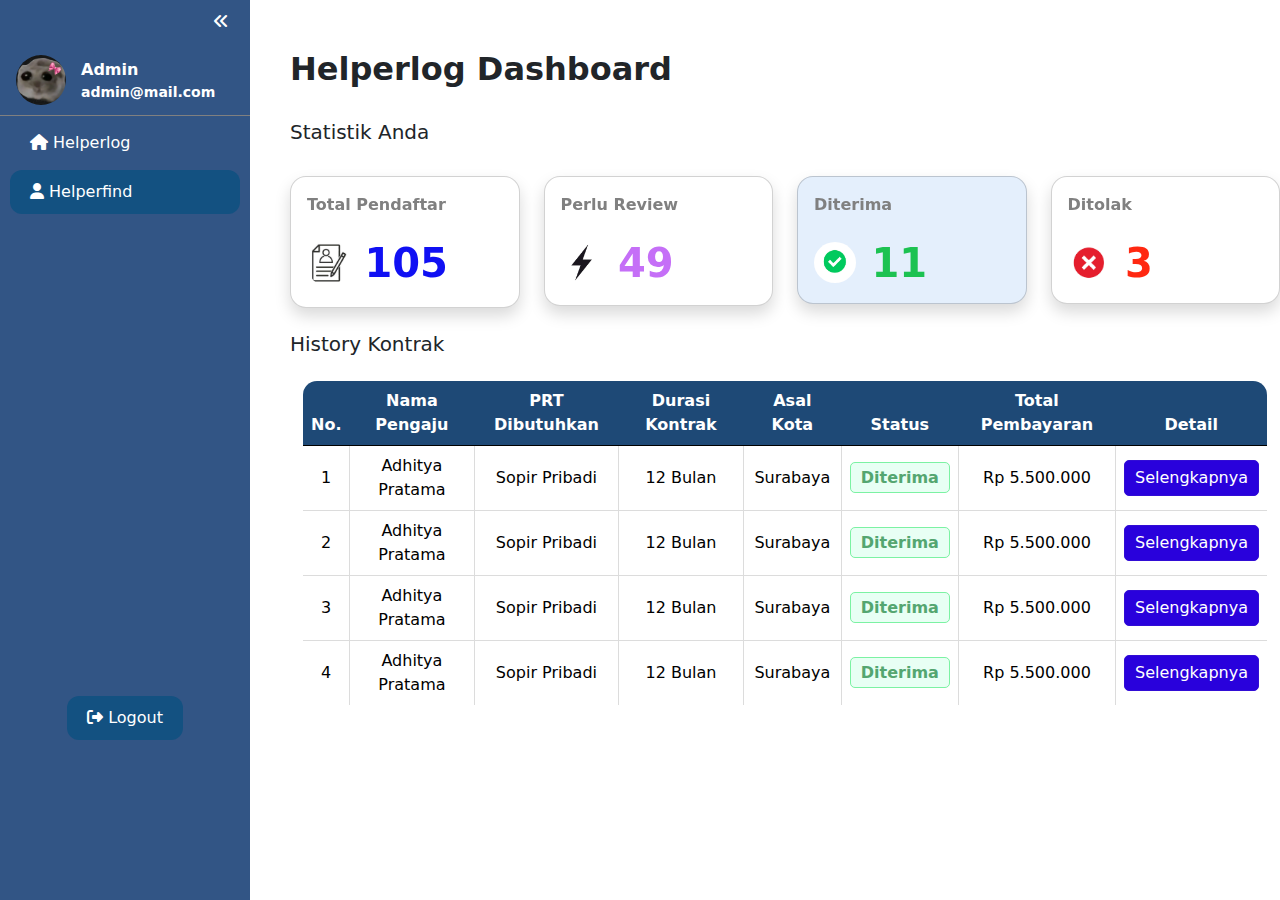
<file: week 4/index.html>
<!DOCTYPE html>
<html lang="id">
<head>
    <meta charset="UTF-8">
    <meta name="viewport" content="width=device-width, initial-scale=1">
    <title>Sidebar Bootstrap</title>
    <link rel="stylesheet" href="edit.css">
    <link href="https://cdn.jsdelivr.net/npm/bootstrap@5.3.0/dist/css/bootstrap.min.css" rel="stylesheet">
    <link rel="stylesheet" href="https://cdnjs.cloudflare.com/ajax/libs/font-awesome/6.4.2/css/all.min.css">
    <link href="https://fonts.googleapis.com/css2?family=Poppins:wght@400;700&display=swap" rel="stylesheet">
</head>
<style>
   .custom-table {
        border-radius: 15px;
        overflow: hidden;
        border: 1px solid black;
        
    }

    .custom-table td {
        vertical-align: middle;
        border: 1px solid #dcdcdc;
    }
    .custom-table th {
        background-color: #1E4976;
        color: white;
        text-align: center;
    }
  
    .badge-accepted {
        background-color: #E8FFF4;
        color: #54a670;
        border: 1px solid #7cf2a3;
        padding: 5px 10px;
        border-radius: 5px;
        font-weight: bold;
    }
    .btn-detail {
        background-color: #2901dc;
        color: white;
        border: 1px solid #320dd5;
        padding: 5px 10px;
        border-radius: 5px;
    }
    
</style>
<body>
<input type="checkbox" id="toggleSidebarCheckbox" class="toggle-checkbox">
<div id="sidebar" class="sidebar">
    <div>
        <label for="toggleSidebarCheckbox" class="btn toggle-btn close-btn">
            <i class="fa fa-angle-double-left" style="color: white;"></i> 
        </label>

        <!-- kotak kotak  -->
        <div class="logo">
            <img src="hamstre.png" class="profile-img">
            <div class="profile-info">
                <span class="profile-text">Admin</span>
                <span class="profile-email">admin@mail.com</span> 
            </div>
        </div>
        <a href="#"><i class="fa fa-home"></i> Helperlog</a>
        <a href="#"class="active"><i class="fa fa-user"></i> Helperfind</a>
    </div>
    <a href="#" class="text-white, active" style="align-self: center; margin-bottom: 160px;"><i class="fa fa-sign-out-alt"></i> Logout</a>
</div>
<!-- Buka Sidebar -->
<label for="toggleSidebarCheckbox" class="btn toggle-btn open-btn">
    <i class="fa fa-bars"></i> 
</label>

<div class="content">
    <h2><b>Helperlog Dashboard</b></h2>
    <br>
    <h5>Statistik Anda</h5>
    <br>
    <div class="row">
    <div class="col-md-3">
        <div class="card bg-white shadow rounded-4">
            <div class="text-left fw-bold p-3" style="color: grey;">Total Pendaftar</div>
            <div class="logo ps-3">
                <img src="pendaftar.png" alt="Image" class="rounded-circle img-logo" style="max-width: 20%; height: auto; margin-bottom: 20px; margin-right: 10px;">
                <span class="fs-1 fw-bold" style="color: #1010f3;;">105</span>
            </div>
        </div>
    </div>    

    <div class="col-md-3">
        <div class="card bg-white shadow rounded-4">
            <div class="text-left fw-bold p-3" style="color: grey;">Perlu Review </div>
            <div class="logo ps-3">
                <img src="listrik.png" alt="Image" class="rounded-circle img-logo" style="max-width: 20%; height: auto; margin-bottom: 20px; margin-right: 10px;">
                <span class="fs-1 fw-bold" style="color: #c56ff7;;">49</span>
            </div>
        </div>
    </div> 

    <div class="col-md-3">
        <div class="card shadow rounded-4" style="background-color: #e4effc;"> 
            <div class="text-left fw-bold p-3" style="color: grey;">Diterima </div>
            <div class="logo ps-3">
                <img src="centang.png" alt="Image" class="rounded-circle img-logo" style="max-width: 20%; height: auto; margin-bottom: 20px; margin-right: 10px;">
                <span class="fs-1 fw-bold" style="color: #1cc251;;">11</span>
            </div>
        </div>
    </div> 

    <div class="col-md-3">
        <div class="card shadow rounded-4"> 
            <div class="text-left fw-bold p-3" style="color: grey;">Ditolak </div>
            <div class="logo ps-3">
                <img src="silang.png" alt="Image" class="rounded-circle img-logo" style="max-width: 20%; height: auto; margin-bottom: 20px; margin-right: 10px;">
                <span class="fs-1 fw-bold" style="color: #ff2811;;">3</span>
            </div>
        </div>
    </div> 
</div>  
    <br>
    <!-- tabell -->
    <h5>History Kontrak</h5>
    <div class="container mt-4">
        <div class="table-responsive">
            <table class="table custom-table">
                <thead>
                    <tr class>
                        <th>No.</th>
                        <th>Nama Pengaju</th>
                        <th>PRT Dibutuhkan</th>
                        <th>Durasi Kontrak</th>
                        <th>Asal Kota</th>
                        <th>Status</th>
                        <th>Total Pembayaran</th>
                        <th>Detail</th>
                    </tr>
                </thead>
                <tbody>
                    <tr>
                        <td class="text-center">1</td>
                        <td class="text-center">Adhitya Pratama</td>
                        <td class="text-center">Sopir Pribadi</td>
                        <td class="text-center">12 Bulan</td>
                        <td class="text-center">Surabaya</td>
                        <td class="text-center"><span class="badge-accepted">Diterima</span></td>
                        <td class="text-center">Rp 5.500.000</td>
                        <td class="text-center"><button class="btn-detail">Selengkapnya</button></td>
                    </tr>
                    <tr>
                        <td class="text-center">2</td>
                        <td class="text-center">Adhitya Pratama</td>
                        <td class="text-center">Sopir Pribadi</td>
                        <td class="text-center">12 Bulan</td>
                        <td class="text-center">Surabaya</td>
                        <td class="text-center"><span class="badge-accepted">Diterima</span></td>
                        <td class="text-center">Rp 5.500.000</td>
                        <td class="text-center"><button class="btn-detail">Selengkapnya</button></td>
                    </tr>
                    <tr>
                        <td class="text-center">3</td>
                        <td class="text-center">Adhitya Pratama</td>
                        <td class="text-center">Sopir Pribadi</td>
                        <td class="text-center">12 Bulan</td>
                        <td class="text-center">Surabaya</td>
                        <td class="text-center"><span class="badge-accepted">Diterima</span></td>
                        <td class="text-center">Rp 5.500.000</td>
                        <td class="text-center"><button class="btn-detail">Selengkapnya</button></td>
                    </tr>
                    <tr>
                        <td class="text-center">4</td>
                        <td class="text-center">Adhitya Pratama</td>
                        <td class="text-center">Sopir Pribadi</td>
                        <td class="text-center">12 Bulan</td>
                        <td class="text-center">Surabaya</td>
                        <td class="text-center"><span class="badge-accepted">Diterima</span></td>
                        <td class="text-center">Rp 5.500.000</td>
                        <td class="text-center"><button class="btn-detail">Selengkapnya</button></td>
                    </tr>
                </tbody>
            </table>
        </div>
    </div>
    
            <br/>
        </div>
</body>
</html>
</file>
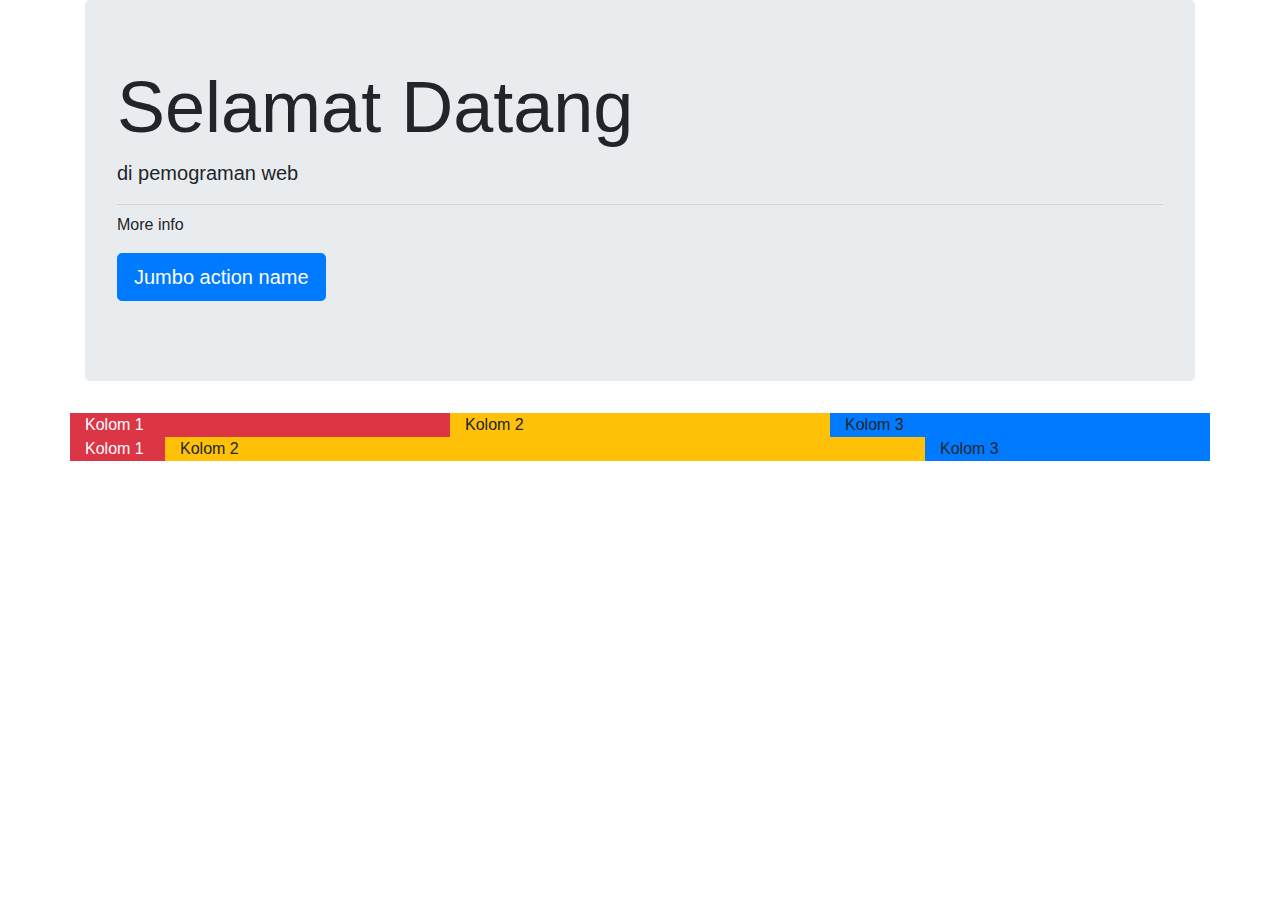
<file: bootstrap.html>
<html>
    <head>
        <title></title>
        <meta name="viewport" content="width=device-width, initial-scale=1">
        <link rel="stylesheet" href="https://cdn.jsdelivr.net/npm/bootstrap@4.6.2/dist/css/bootstrap.min.css">
        <script src="https://cdn.jsdelivr.net/npm/jquery@3.7.1/dist/jquery.slim.min.js"></script>
        <script src="https://cdn.jsdelivr.net/npm/popper.js@1.16.1/dist/umd/popper.min.js"></script>
        <script src="https://cdn.jsdelivr.net/npm/bootstrap@4.6.2/dist/js/bootstrap.bundle.min.js"></script>
    </head>
    <body>
        <div class="container">
            <div class="jumbotron">
                <h1 class="display-3">Selamat Datang</h1>
                <p class="lead">di pemograman web</p>
                <hr class="my-2">
                <p>More info</p>
                <p class="lead">
                    <a class="btn btn-primary btn-lg" href="Jumbo action link" role="button">Jumbo action name</a>
                </p>
            </div>
            <div class="row">
                <div class="col bg-danger text-white">Kolom 1</div>
                <div class="col bg-warning">Kolom 2</div>
                <div class="col bg-primary">Kolom 3</div>
            </div>
            <div class="row">
                <div class="col-1 bg-danger text-white">Kolom 1</div>
                <div class="col-8 bg-warning">Kolom 2</div>
                <div class="row">
                    <div class="col">
                        
                    </div>
                </div>
                <div class="col-3 bg-primary">Kolom 3</div>
        </div>
    </body>
</html>
</file>
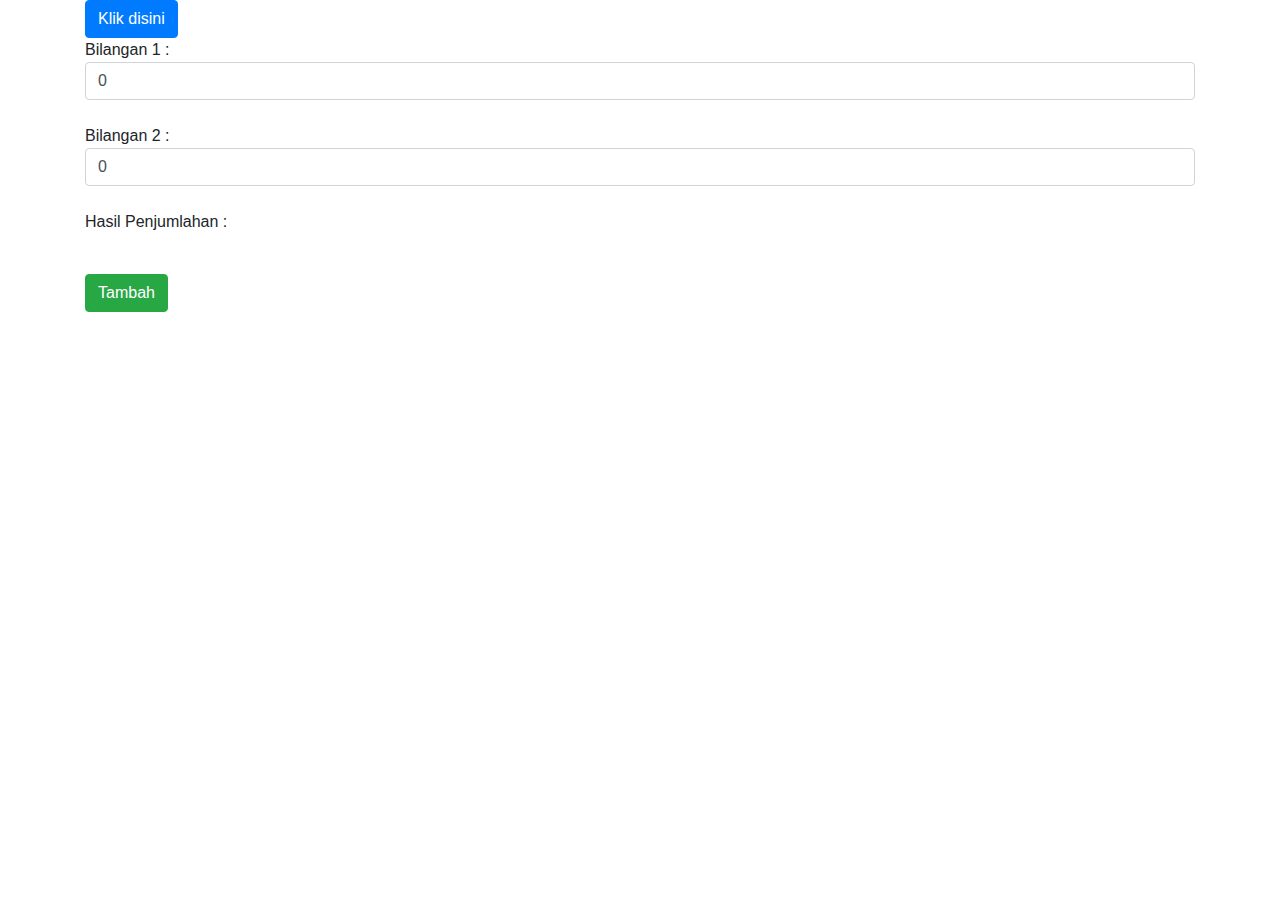
<file: js1.html>
<html>
  <head>
    <title>Kalkulator</title>
    <meta name="viewport" content="width=device-width, initial-scale=1" />
    <link
      rel="stylesheet"
      href="https://cdn.jsdelivr.net/npm/bootstrap@4.6.2/dist/css/bootstrap.min.css"
    />
    <script src="https://cdn.jsdelivr.net/npm/jquery@3.7.1/dist/jquery.slim.min.js"></script>
    <script src="https://cdn.jsdelivr.net/npm/popper.js@1.16.1/dist/umd/popper.min.js"></script>
    <script src="https://cdn.jsdelivr.net/npm/bootstrap@4.6.2/dist/js/bootstrap.bundle.min.js"></script>

    <script>
      function hello() {
        alert("Selamat anda mendapatkan hadiah 1 milyar!");
      }
      function tambah() {
        var bilangan1 = parseFloat(document.getElementById("bil1").value);
        var bilangan2 = parseFloat(document.getElementById("bil2").value);
        var hasil = bilangan1 + bilangan2;
        document.getElementById("hasil").innerHTML = hasil;
      }
    </script>
  </head>

  <body>
    <div class="container">
      <button class="btn btn-primary" onclick="hello();">Klik disini</button>
      <p>
        Bilangan 1 :
        <input type="text" id="bil1" value="0" class="form-control" />
        <br />
        Bilangan 2 :
        <input type="text" id="bil2" value="0" class="form-control" />
        <br />
        Hasil Penjumlahan :
      </p>
      <div id="hasil"></div>
      <br />
      <button class="btn btn-success" onclick="tambah();">Tambah</button>
    </div>
  </body>
</html>
</file>
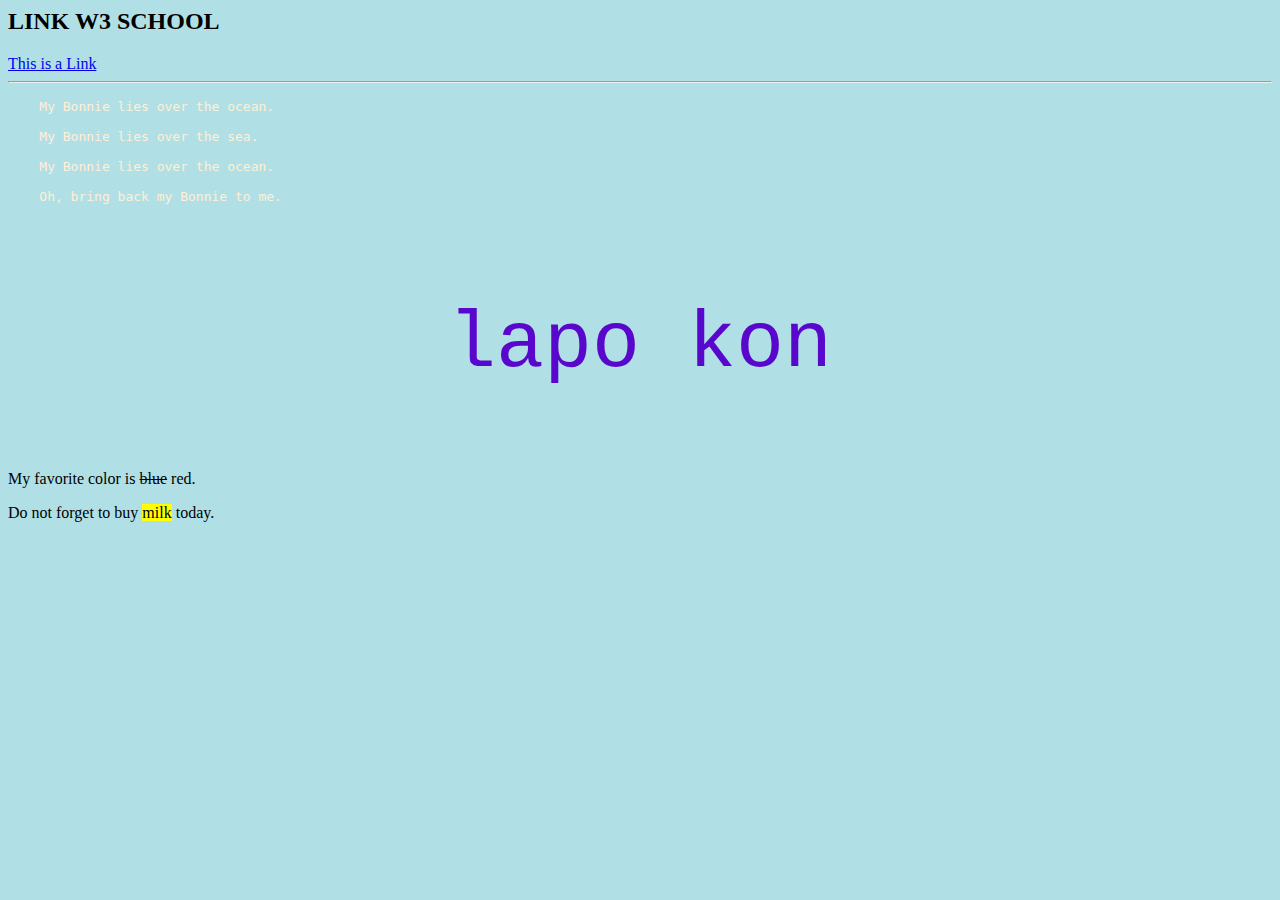
<file: latihan.html>
<html>
<head>
    <title>Natan Del Rey</title>

</head>
<body style="background-color: powderblue;">
    <h2 style="font:size60px;"> LINK W3 SCHOOL </h2>
   <a href="https://www.w3schools.com">This is a Link</a> 
<hr>
<p> 
<pre style="color:papayawhip;">
    My Bonnie lies over the ocean.
 
    My Bonnie lies over the sea.
 
    My Bonnie lies over the ocean.
    
    Oh, bring back my Bonnie to me.
 </pre>
</p>

<p style="font-family:'Courier New', Courier, monospace;color:rgb(89, 7, 205); font-size: 500%;text-align: center;">

lapo kon

</p>
<p>My favorite color is <del>blue</del> red.</p>

<p>Do not forget to buy <mark>milk</mark> today.</p>


</body>


</html>
</file>
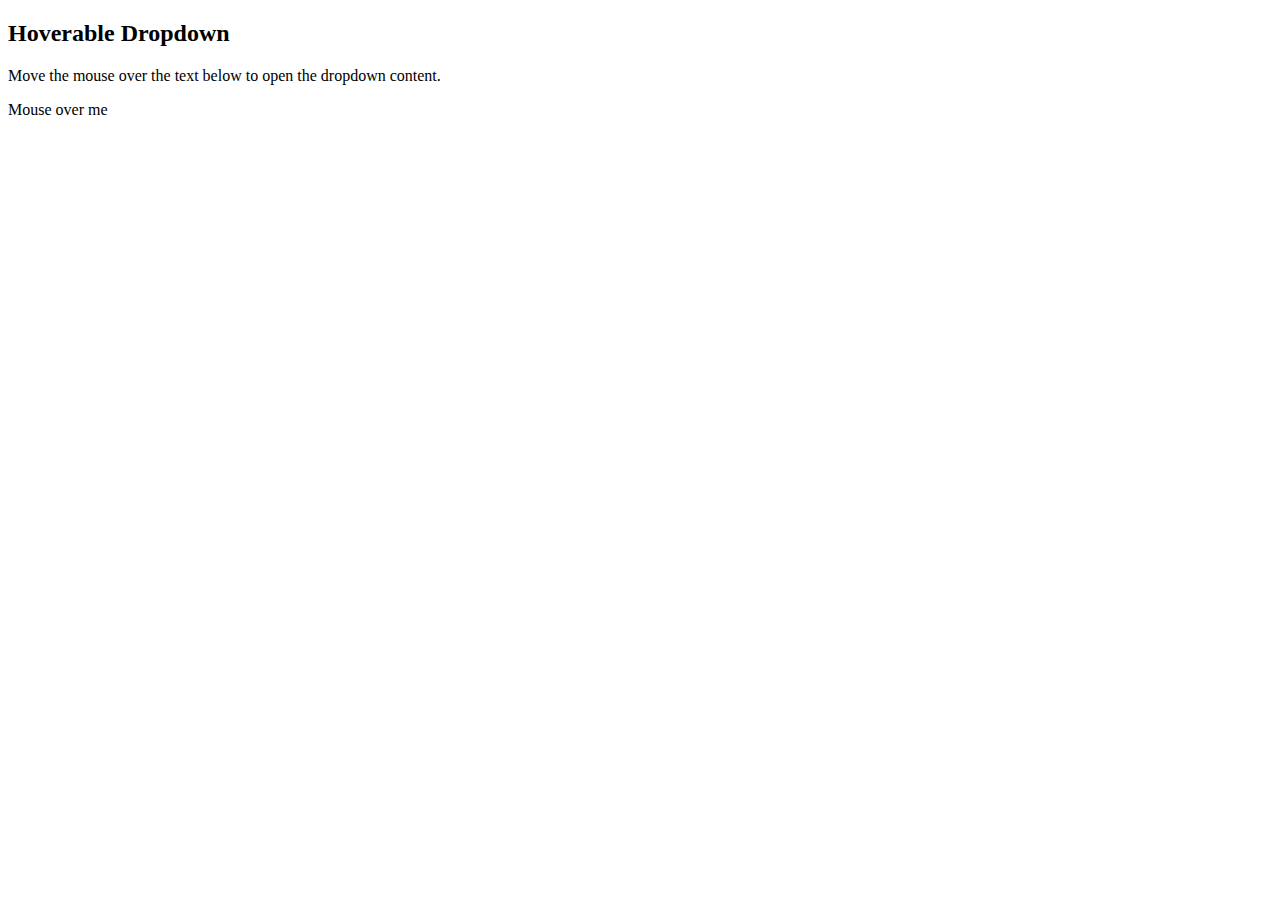
<file: tugas.html>
<!DOCTYPE html>
<html>
<head>
<style>
.dropdown {
  position: relative;
  display: inline-block;
}

.dropdown-content {
  display: none;
  position: absolute;
  background-color: #f9f9f9;
  min-width: 160px;
  box-shadow: 0px 8px 16px 0px rgba(0,0,0,0.2);
  padding: 12px 16px;
  z-index: 1;
}

.dropdown:hover .dropdown-content {
  display: block;
}
</style>
</head>
<body>

<h2>Hoverable Dropdown</h2>
<p>Move the mouse over the text below to open the dropdown content.</p>

<div class="dropdown">
  <span>Mouse over me</span>
  <div class="dropdown-content">
  <p>Hello World!</p>
  </div>
</div>

</body>
</html>
</file>
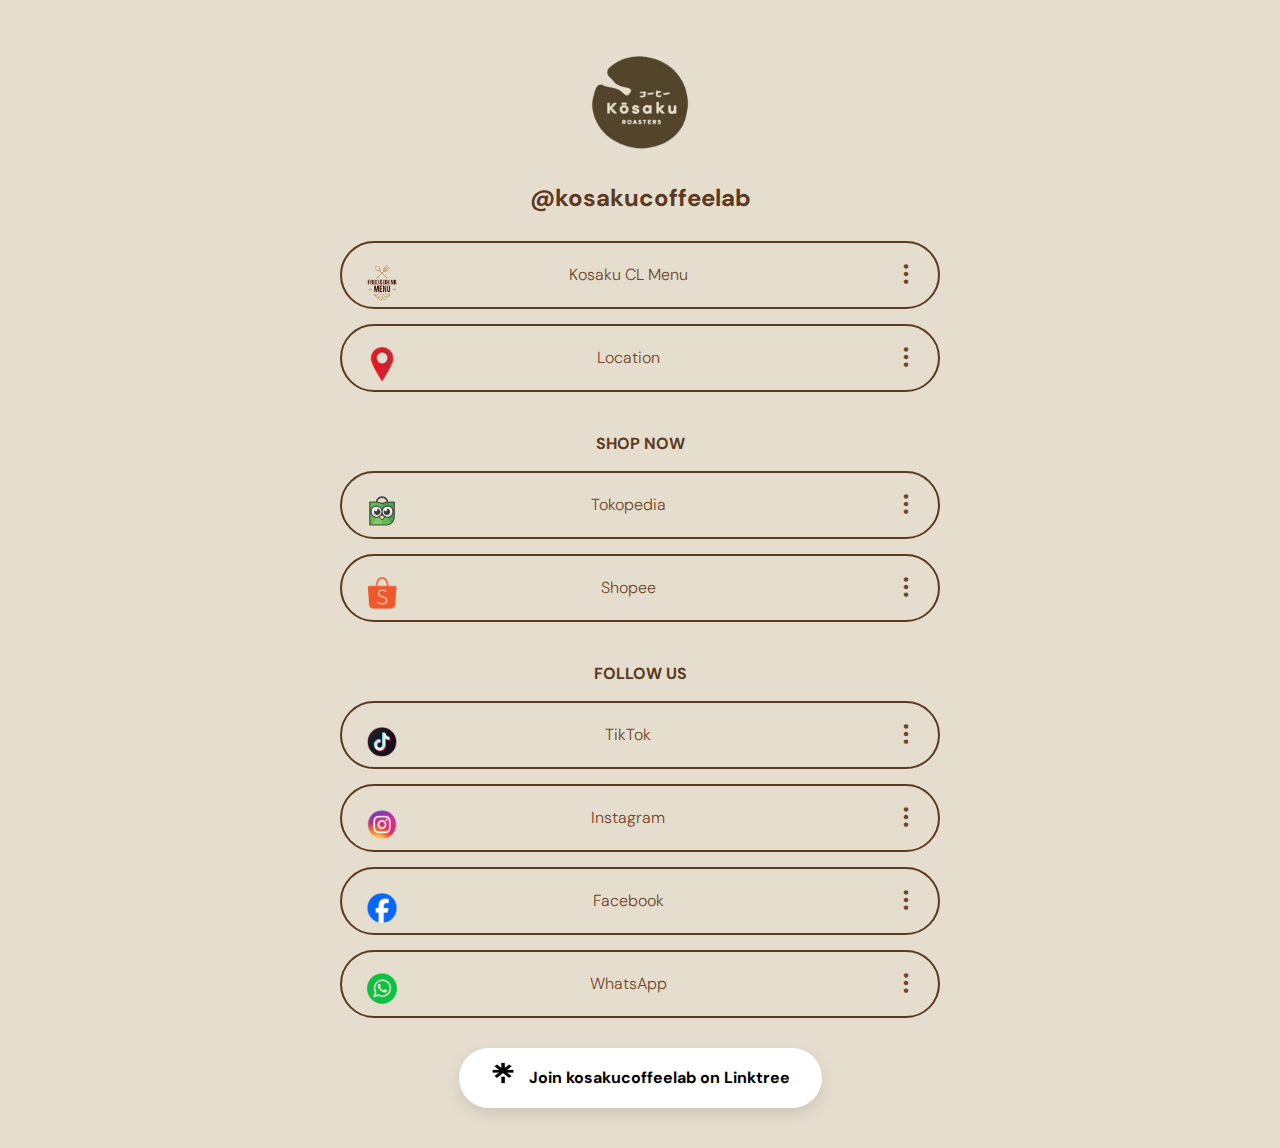
<file: tugas linktree/halo.html>
<!DOCTYPE html>
<html lang="en">
<head>
  <meta charset="UTF-8">
  <title>Kosaku Linktree</title>
  <meta name="viewport" content="width=device-width, initial-scale=1">
  <link href="https://cdn.jsdelivr.net/npm/bootstrap@5.3.3/dist/css/bootstrap.min.css" rel="stylesheet">
  <link rel="stylesheet" href="https://cdn.jsdelivr.net/npm/bootstrap-icons/font/bootstrap-icons.css">
  <link href="https://fonts.googleapis.com/css2?family=DM+Sans:wght@400;500;700&display=swap" rel="stylesheet">
  <style>
    body {
      background-color: #e5dece;
      font-family: 'DM Sans', sans-serif;
      color: #5c3921;
      text-align: center;
      font-size: 10px;
      font-weight: 300;
    }
    .logo img {
      width: 100px;
      margin-top: 40px;
    }
    .username {
      font-weight: bold; 
      font-size: 1.5rem;
      margin-top: 15px;
      margin-bottom: 25px;
    }
    .link-box {
    position: relative;
    background-color: #e5dece;
    border: 2px solid #5c3921;
    border-radius: 50px;
    padding: 14px 20px;
    margin: 15px auto;
    max-width: 600px;
    display: flex;
    align-items: center;
    justify-content: center;
    text-decoration: none;
    color: #714528;
    transition: background 0.3s, color 0.3s;
    font-size: 1rem;
    }
    .link-box img {
    position: absolute;
    left: 25px; /* jarak dari kiri */
    width: 30px;
    height: auto;
    }
.link-box div {
  flex: 1;
  text-align: center;
    }

    .link-box:hover {
      background-color: #5c3a21;
      color: #e5dece;
    }
    .link-box i {
      font-size: 1.5rem;
    }
    .section-title {
      margin-top: 40px;
      font-weight: bold;
      font-size: 1rem;
    }

    .linktree-wrapper {
  display: flex;
  justify-content: center;
  margin-top: 30px;
  margin-bottom: 40px;
    }

.linktree-button {
  display: flex;
  align-items: center;
  gap: 14px;
  padding: 18px 32px;
  background-color: #ffffff;
  border-radius: 999px;
  box-shadow: 0 6px 15px rgba(0,0,0,0.1);
  font-weight: bold;
  font-size: 1rem; /* ukuran teks diperbesar */
  text-decoration: none;
  color: #000;
  transition: transform 0.2s ease;
    }

.linktree-button:hover {
  transform: scale(1.05);
    }

.linktree-button img {
    position: relative;
  width: 24px;
  height: 24px;
  margin-left: 0;
  margin-top: -10px;
    }


  </style>
</head>
<body>

  <div class="logo">
    <img src="logok.png" alt="Kosaku Logo"> 
  </div>

  <div class="username">@kosakucoffeelab</div>

  <a href="https://heyzine.com/flip-book/cef01f0b65.html" target="_blank" class="link-box">
    <div>
      <img src="LOL.png" alt="Menu Logo"> Kosaku CL Menu
    </div>
    <i class="bi bi-three-dots-vertical"></i>
  </a>


  <a href="https://www.google.com/maps/place/Kosaku+Coffee+Lab/@-7.2784189,112.7649477,15z/data=!4m5!3m4!1s0x0:0x6ba31702694d3eaf!8m2!3d-7.2784189!4d112.7649477?sa=X&ved=2ahUKEwiI39fFhsb7AhXR5nMBHVM3ApkQ_BJ6BAhpEAg&shorturl=1" target="_blank" class="link-box">
    <div>
      <img src="lokasi.png" alt="Menu Logo"> Location
    </div>
    <i class="bi bi-three-dots-vertical"></i>
  </a>


  <div class="section-title">SHOP NOW</div>

  
  <a href="https://www.tokopedia.com/kosakucoffee" target="_blank" class="link-box">
    <div><img src="toki.png" width="20"> Tokopedia</div>
    <i class="bi bi-three-dots-vertical"></i>
  </a>

  <a href="https://shopee.co.id/kosakucoffee" target="_blank" class="link-box">
    <div><img src="sopi.png" width="20"> Shopee</div>
    <i class="bi bi-three-dots-vertical"></i>
  </a>

  <div class="section-title">FOLLOW US</div>

  
  <a href="https://www.tiktok.com/@kosakucoffee" target="_blank" class="link-box">
    <div><img src="tt.png" width="20"> TikTok</div>
    <i class="bi bi-three-dots-vertical"></i>
  </a>


  <a href="https://www.instagram.com/kosakucoffee/" target="_blank" class="link-box">
    <div><img src="ig.png" width="20"> Instagram</div>
    <i class="bi bi-three-dots-vertical"></i>
  </a>


  <a href="https://www.facebook.com/kosakuindonesia" target="_blank" class="link-box">
    <div><img src="fb.png" width="20"> Facebook</div>
    <i class="bi bi-three-dots-vertical"></i>
  </a>


  <a href="https://api.whatsapp.com/send/?phone=6281234460168&text&type=phone_number&app_absent=0" target="_blank" class="link-box">
    <div><img src="wa.png" width="20"> WhatsApp</div>
    <i class="bi bi-three-dots-vertical"></i>
  </a>

  <div class="linktree-wrapper">
    <a href="https://linktr.ee/kosakucoffeelab" target="_blank" class="linktree-button">
      <img src="linktree.png" alt="Linktree" />
      <span>Join kosakucoffeelab on Linktree</span>
    </a>
  </div>
  

  
</body>
</html>
</file>
<file: week 4/edit.css>
body {
    font-family: 'Poppins', sans-serif;
    display: fixed;
    transition: all 0.3s ease;
    }
    /* Sidebar Styles */
    .sidebar {
        width: 250px;
        height: 100vh;
        position: fixed;
        top: 0;
        left: 0;
        background: #325585;
        color: white;
        padding-top: 20px;
        transition: width 0.3s;
        overflow: hidden;
        display: flex;
        flex-direction: column;
        justify-content: space-between; /* Kasih raung ke bawah */
    }

    .sidebar .logo .profile-img {
        width: 50px;
        height: 50px;
        border-radius: 50%;
        object-fit: cover;
        margin-left: 1px;
        margin-top: 25px;
    }
    
    .sidebar .logo {
        display: flex;
        align-items: center;
        justify-content: flex-start;
        gap: 5px; /* Kasih jarak antara logo dan tulisan*/
        font-size: 20px;
        text-align: center;
        font-weight: bold;
        padding: 10px 0;
        border-bottom: 1px solid grey;
    }
    
  
    
    .sidebar .logo {
        display: flex;
        align-items: center;
        justify-content: flex-start;
        padding-left: 15px;
    }

    .sidebar .logo .profile-text {
        color: white;
        font-size: 16px;
    }

    .sidebar .logo .profile-email {
        color: white;
        font-size: 14px;
        display: block;
    }

    .sidebar .logo .profile-info {
        display: flex;
        flex-direction: column;
        align-items: flex-start; /* Menjadikan teks sejajar ke kiri */
        margin-left: 10px; /* Memberi jarak antara gambar dan teks */
        margin-top: 25px;
    }

    
    .sidebar a {
        color: white;
        text-decoration: none;
        padding: 10px 20px;
        display: block;
        transition: background 0.3s;
        margin: 5px 10px; 
        border-radius: 12px; 
    }
    
    .sidebar a:hover {
        background: #767c82;
    }
    
    .sidebar .active {
        background: #135181;
        color: white; 
        border-radius: 12px; 
        transition: background 0.3s, margin 0.3s; /* Smooth transition */
    }
    
    /* Toggle Button Styles */
    
    
    .toggle-btn {
        position: absolute;
        top: 20px;
        font-size: 24px;
        cursor: pointer;
        background: none;
        border: none;
        color: white;
        transition: left 0.3s;
    }
    .toggle-checkbox {
        display: none;
    }
    .content {
        margin-left: 250px; /* Awalnya menyesuaikan sidebar */
        padding: 20px;
        width: calc(100% - 250px);
        transition: all 0.3s ease;
    }

    .close-btn {
        left: 200px;
        top: 3px;
    }
    
    .open-btn {
        left: 4px;
        top: 3px;
        display: block;
        background-color: #163f7d;
        color: white;
        border: none;
        padding: 5px;
        border-radius: 4px;
        cursor: pointer;
    }
    
  
    .content {
        margin-left: 270px;
        margin-top: 30px;
        padding: 20px;
        transition: margin-left 0.3s;
    }
    
    
    .toggle-checkbox:checked ~ .sidebar {
        width: 0;
    }
    
 
    
    .toggle-checkbox:not(:checked) ~ .open-btn {
        display: none;
    }
    
    .toggle-checkbox:checked ~ .content {
        margin-left: 20px;
    }
    .toggle-checkbox:checked ~ .sidebar .close-btn {
        display: none;
    }
    
    .toggle-checkbox:checked ~ .open-btn {
        display: block;
    }
   
    .toggle-checkbox:checked ~ .sidebar .text-danger {
    display: none;
    }


    @media (max-width: 768px) {
        .sidebar {
            width: 0;
        }
        .close-btn {
            left: 0;
        }
        .content {
            margin-left: 0;
        }
    }

    .toggle-checkbox:checked ~ .sidebar .close-btn {
        display: none;
    }
    
    .toggle-checkbox:checked ~ .open-btn {
        display: block;
    }

    .toggle-checkbox:checked ~ .sidebar .close-btn {
        display: none;
    }
    
    .toggle-checkbox:checked ~ .open-btn {
        display: block;
    }
    .toggle-checkbox:checked ~ .sidebar .close-btn {
        display: none;
    }
    
    .toggle-checkbox:checked ~ .open-btn {
        display: block;
    }
</file>
